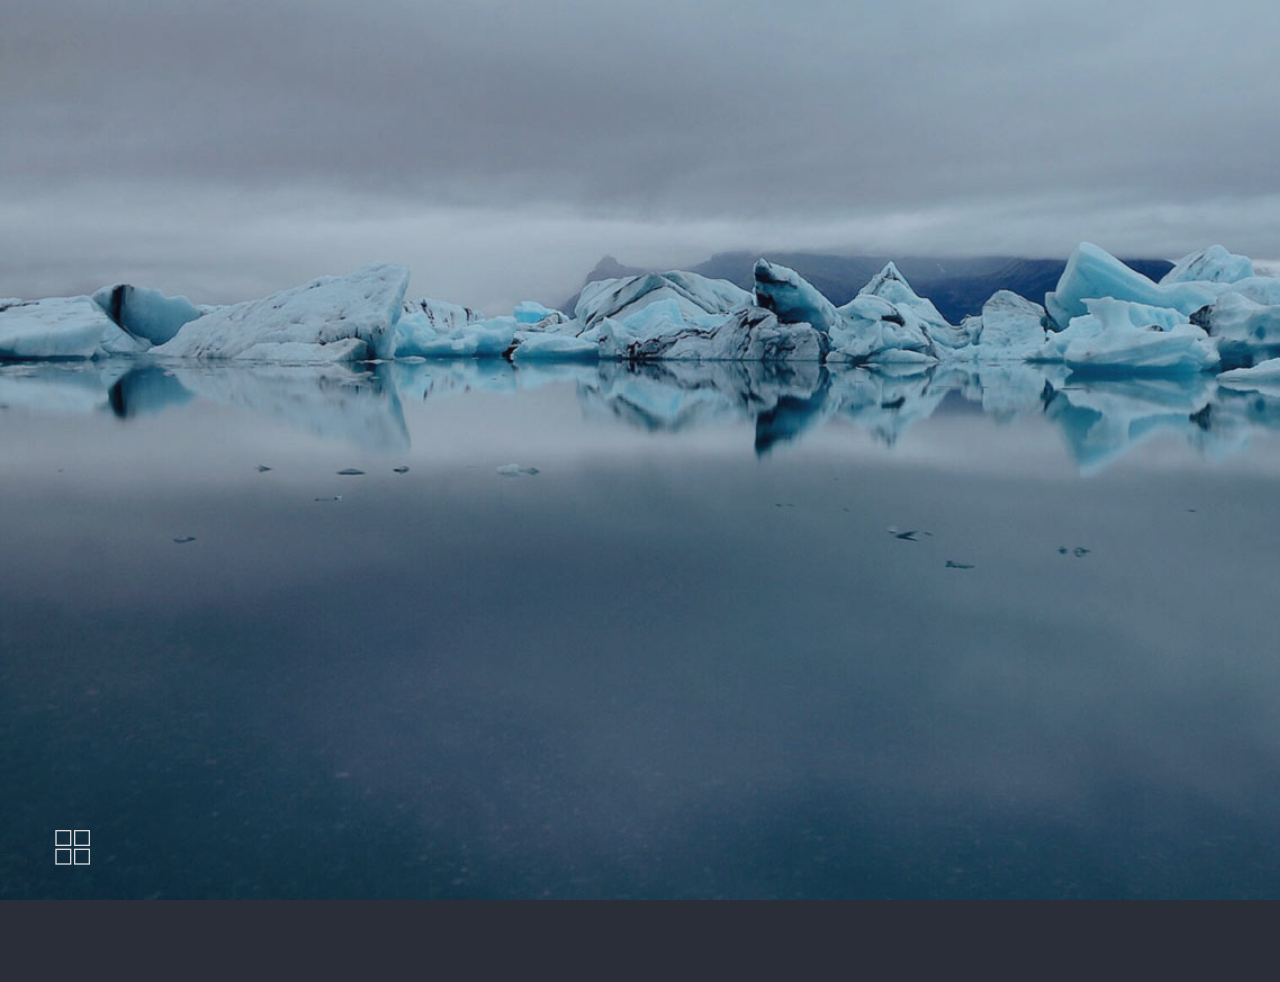
<file: minihistoria/index.html>
<!DOCTYPE html>
<html lang="en" class="no-js">
	<head>
		<meta charset="UTF-8" />
		<meta http-equiv="X-UA-Compatible" content="IE=edge">
		<meta name="viewport" content="width=device-width, initial-scale=1">
		<title>Sliding Header Grid Layout</title>
		<meta name="description" content="A simple grid layout with an initial fullscreen intro" />
		<meta name="keywords" content="fullscreen image, grid layout, flexbox grid, transition" />
		<meta name="author" content="Codrops" />
		<link rel="shortcut icon" href="../favicon.ico">
		<link rel="stylesheet" type="text/css" href="css/normalize.css" />
		<link rel="stylesheet" type="text/css" href="css/demo.css" />
		<link rel="stylesheet" type="text/css" href="css/layout-simple.css" />
		<!--[if IE]>
		<script src="http://html5shiv.googlecode.com/svn/trunk/html5.js"></script>
		<![endif]-->
	</head>
	<body>
		<div id="container" class="container">
			<header class="intro">
				<img class="intro__image" src="img/header03.jpg" alt="Iceland galcier"/>
				<div class="intro__content">
				<div class="intro__subtitle">							
						<button class="trigger">
							<svg width="100%" height="100%" viewBox="0 0 60 60" preserveAspectRatio="none">
								<g class="icon icon--grid">
									<rect x="32.5" y="5.5" width="22" height="22"/>
									<rect x="4.5" y="5.5" width="22" height="22"/>
									<rect x="32.5" y="33.5" width="22" height="22"/>
									<rect x="4.5" y="33.5" width="22" height="22"/>
								</g>
								<g class="icon icon--cross">
									<line x1="4.5" y1="55.5" x2="54.953" y2="5.046"/>
									<line x1="54.953" y1="55.5" x2="4.5" y2="5.047"/>
								</g>
							</svg>
							<span>View content</span>
						</button>
					</div>
				</div><!-- /intro__content -->
			</header><!-- /intro -->
			<section class="items-wrap">
				<div id="content">
					<h1>Este es el titulo</h1>
					<p style="1.2em">Lorem ipsum dolor sit amet, consetetur sadipscing elitr, sed diam nonumy eirmod tempor invidunt ut labore et dolore magna aliquyam erat, sed diam voluptua. At vero eos et accusam et justo duo dolores et ea rebum. Stet clita kasd gubergren, no seaest Lorem ipsum dolor sit amet.  </p>
				</div>
			</section>
			<section class="related">
				<p>If you enjoyed this demo you might also like:</p>
				<a href="http://tympanus.net/Development/DraggableDualViewSlideshow/">Draggable Dual-View Slideshow</a><br />
				<a href="http://tympanus.net/Tutorials/PagePreloadingEffect/">Page Preloading Effect</a>
			</section>
		</div><!-- /container -->
		<script src="js/classie.js"></script>
		<script>
			(function() {
				var container = document.getElementById( 'container' ),
					trigger = container.querySelector( 'button.trigger' );

				function toggleContent() {
					if( classie.has( container, 'container--open' ) ) {
						classie.remove( container, 'container--open' );
						classie.remove( trigger, 'trigger--active' );
						window.addEventListener( 'scroll', noscroll );
					}
					else {
						classie.add( container, 'container--open' );
						classie.add( trigger, 'trigger--active' );
						window.removeEventListener( 'scroll', noscroll );
					}
				}

				function noscroll() {
					window.scrollTo( 0, 0 );
				}

				// reset scrolling position
				document.body.scrollTop = document.documentElement.scrollTop = 0;

				// disable scrolling
				window.addEventListener( 'scroll', noscroll );

				trigger.addEventListener( 'click', toggleContent );

				// For Demo purposes only (prevent jump on click)
				[].slice.call( document.querySelectorAll('.items-wrap a') ).forEach( function(el) { el.onclick = function() { return false; } } );
			})();
		</script>
	</body>
</html>
</file>
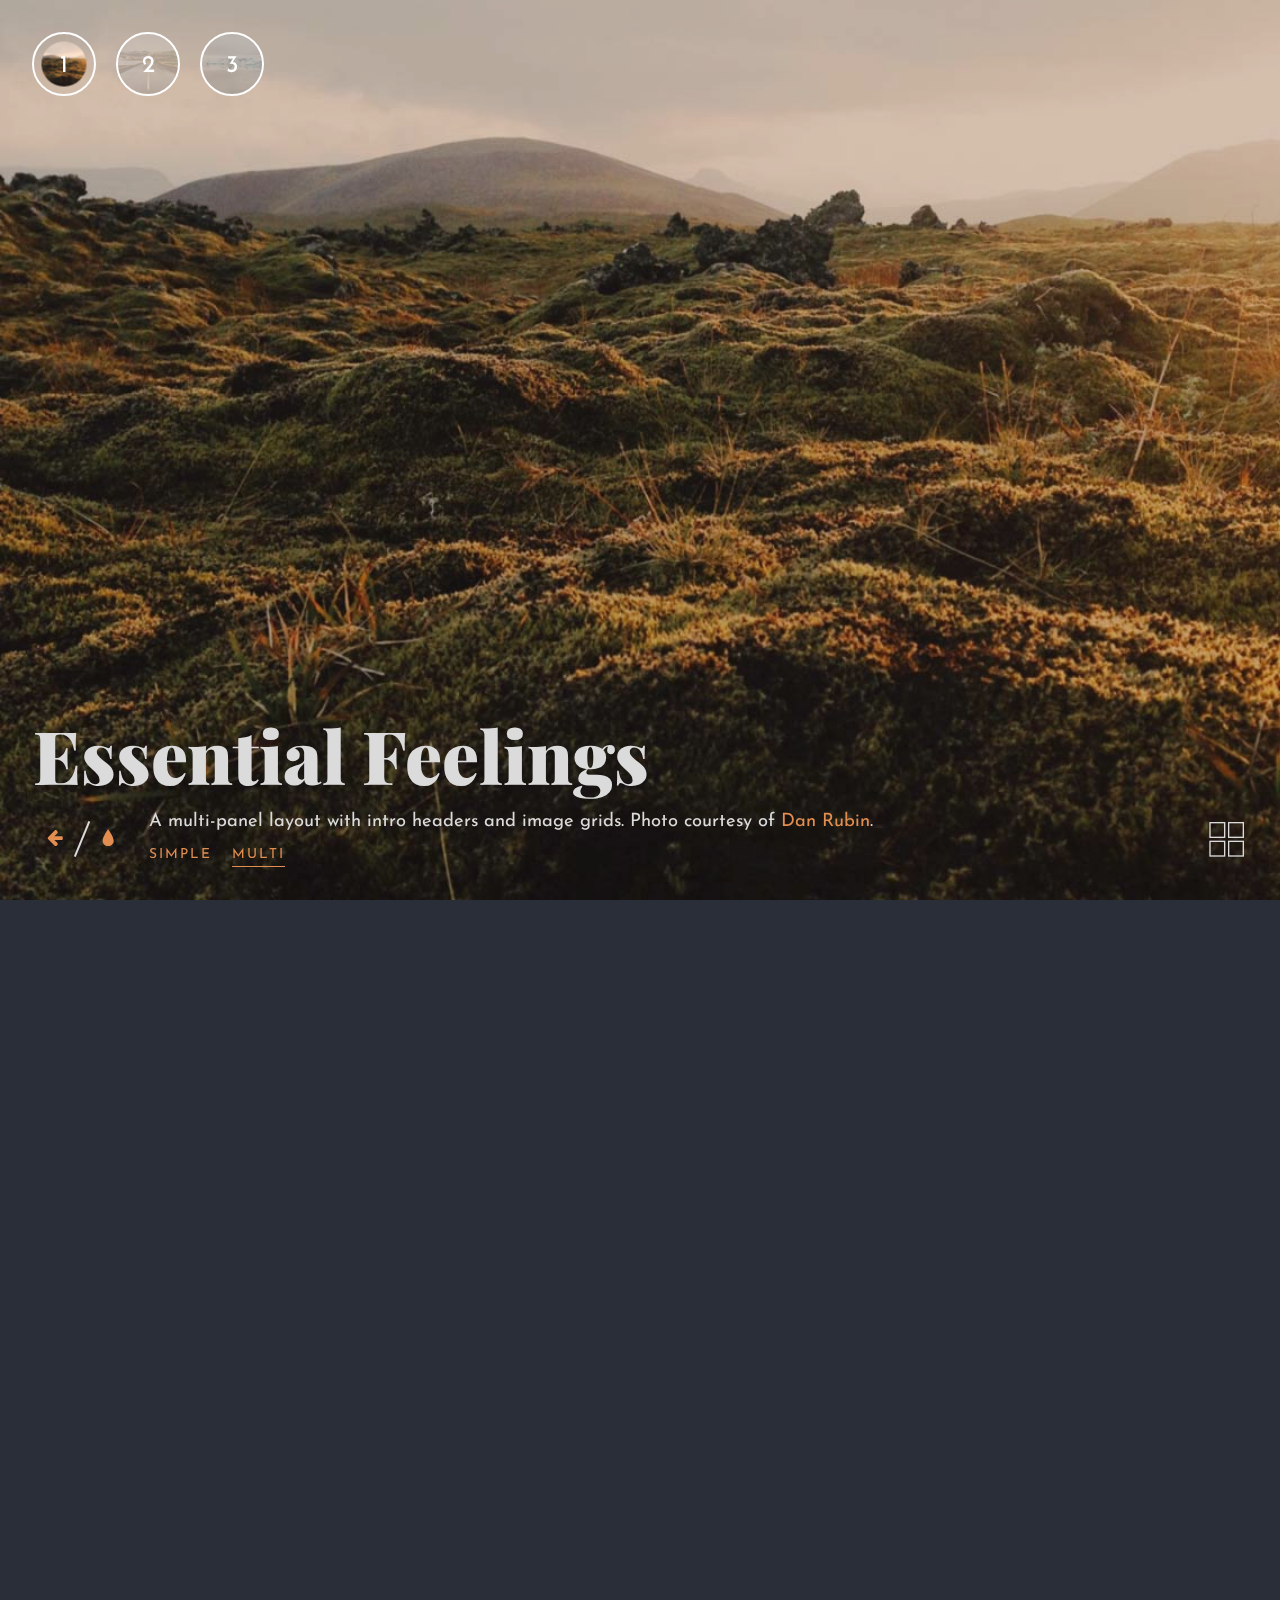
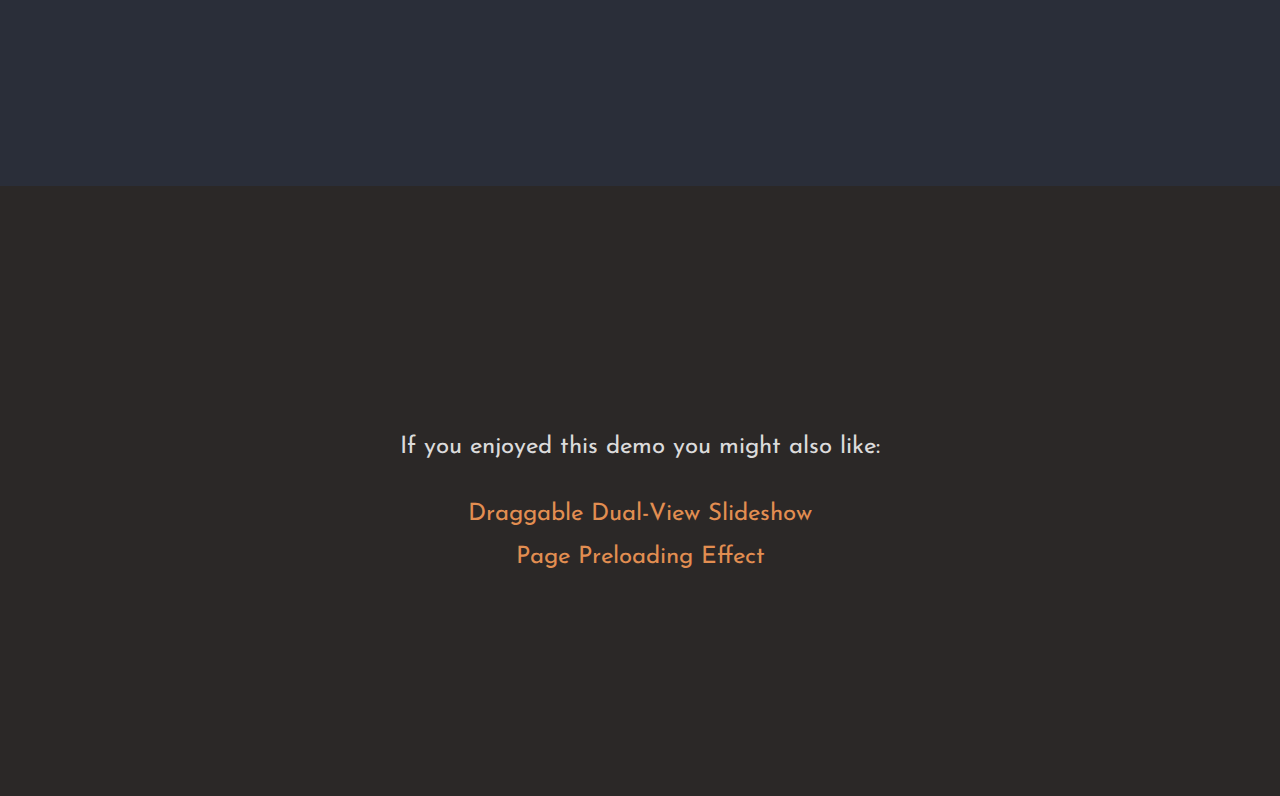
<file: minihistoria/layout-multi.html>
<!DOCTYPE html>
<html lang="en" class="no-js">
	<head>
		<meta charset="UTF-8" />
		<meta http-equiv="X-UA-Compatible" content="IE=edge">
		<meta name="viewport" content="width=device-width, initial-scale=1">
		<title>Sliding Header Grid Layout (Multi)</title>
		<meta name="description" content="A multi grid layout with an initial fullscreen intro" />
		<meta name="keywords" content="fullscreen image, grid layout, flexbox grid, transition" />
		<meta name="author" content="Codrops" />
		<link rel="shortcut icon" href="../favicon.ico">
		<link rel="stylesheet" type="text/css" href="css/normalize.css" />
		<link rel="stylesheet" type="text/css" href="css/demo.css" />
		<link rel="stylesheet" type="text/css" href="css/layout-multi.css" />
		<script src="js/modernizr.custom.js"></script>
	</head>
	<body>
		<svg class="hidden">
			<g id="icon-grid">
				<rect x="32.5" y="5.5" width="22" height="22"/>
				<rect x="4.5" y="5.5" width="22" height="22"/>
				<rect x="32.5" y="33.5" width="22" height="22"/>
				<rect x="4.5" y="33.5" width="22" height="22"/>
			</g>
			<g id="icon-cross">
				<line x1="4.5" y1="55.5" x2="54.953" y2="5.046"/>
				<line x1="54.953" y1="55.5" x2="4.5" y2="5.047"/>
			</g>
		</svg>
		<nav class="thumb-nav">
			<a data-container="container-1" class="thumb-nav__item" href="#"><img src="img/thumbs/thumb1.png" alt="thumb01" /><span>1</span></a>
			<a data-container="container-2" class="thumb-nav__item" href="#"><img src="img/thumbs/thumb2.png" alt="thumb02" /><span>2</span></a>
			<a data-container="container-3" class="thumb-nav__item" href="#"><img src="img/thumbs/thumb3.png" alt="thumb03" /><span>3</span></a>
		</nav>
		<div id="container-1" class="container theme-1">
			<header class="intro">
				<img class="intro__image" src="img/header01.jpg" alt="Lava"/>
				<div class="intro__content">
					<h1 class="intro__title">Essential Feelings</h1>
					<div class="intro__subtitle">
						<div class="codrops-links">
							<a class="codrops-icon codrops-icon--prev" href="http://tympanus.net/Development/ElasticSVGElements/" title="Previous Demo"><span>Previous Demo</span></a>
							<a class="codrops-icon codrops-icon--drop" href="http://tympanus.net/codrops/?p=21934" title="Back to the a"><span>Back to the Codrops a</span></a>
						</div>
						<div class="intro__description">
							A multi-panel layout with intro headers and image grids. Photo courtesy of <a href="http://instagram.com/danrubin/">Dan Rubin</a>.
							<div class="demos">
								<a class="demos__item" href="index.html">Simple</a>
								<a class="demos__item demos__item--current" href="layout-multi.html">Multi</a>
							</div>
						</div>
						<button class="trigger">
							<svg width="100%" height="100%" viewBox="0 0 60 60" preserveAspectRatio="none">
								<use class="icon icon--grid" xlink:href="#icon-grid" />
								<use class="icon icon--cross" xlink:href="#icon-cross" />
							</svg>
							<span>Toggle content</span>
						</button>
					</div>
				</div><!-- /intro__content -->
			</header><!-- /intro -->
			<section class="items-wrap">
				<a href="#" class="item">
					<img class="item__image" src="img/item01.jpg" alt="item01"/>
					<h2 class="item__title">Magnificence</h2>
				</a>
				<a href="#" class="item">
					<img class="item__image" src="img/item02.jpg" alt="item02"/>
					<h2 class="item__title">Electrifying</h2>
				</a>
				<a href="#" class="item">
					<img class="item__image" src="img/item03.jpg" alt="item03"/>
					<h2 class="item__title">Dynamic</h2>
				</a>
				<a href="#" class="item">
					<img class="item__image" src="img/item04.jpg" alt="item04"/>
					<h2 class="item__title">Crucial</h2>
				</a>
				<a href="#" class="item">
					<img class="item__image" src="img/item05.jpg" alt="item05"/>
					<h2 class="item__title">Awe-inspiring</h2>
				</a>
				<a href="#" class="item">
					<img class="item__image" src="img/item06.jpg" alt="item06"/>
					<h2 class="item__title">Serene</h2>
				</a>
				<a href="#" class="item">
					<img class="item__image" src="img/item07.jpg" alt="item07"/>
					<h2 class="item__title">Vulnerable</h2>
				</a>
				<a href="#" class="item">
					<img class="item__image" src="img/item08.jpg" alt="item08"/>
					<h2 class="item__title">Bountiful</h2>
				</a>
				<a href="#" class="item">
					<img class="item__image" src="img/item09.jpg" alt="item09"/>
					<h2 class="item__title">Endangered</h2>
				</a>
				<a href="#" class="item">
					<img class="item__image" src="img/item10.jpg" alt="item10"/>
					<h2 class="item__title">Beautiful</h2>
				</a>
				<a href="#" class="item">
					<img class="item__image" src="img/item11.jpg" alt="item11"/>
					<h2 class="item__title">Inspiring</h2>
				</a>
				<a href="#" class="item">
					<img class="item__image" src="img/item12.jpg" alt="item12"/>
					<h2 class="item__title">Refreshing</h2>
				</a>
			</section>
			<section class="related">
				<p>If you enjoyed this demo you might also like:</p>
				<a href="http://tympanus.net/Development/DraggableDualViewSlideshow/">Draggable Dual-View Slideshow</a><br />
				<a href="http://tympanus.net/Tutorials/PagePreloadingEffect/">Page Preloading Effect</a>
			</section>
		</div><!-- /container -->
		<div id="container-2" class="container theme-2">
			<header class="intro">
				<img class="intro__image" src="img/header02.jpg" alt="Road"/>
				<div class="intro__content">
					<h1 class="intro__title">Common Paths</h1>
					<div class="intro__subtitle">
						<div class="codrops-links">
							<a class="codrops-icon codrops-icon--prev" href="http://tympanus.net/Development/ElasticSVGElements/" title="Previous Demo"><span>Previous Demo</span></a>
							<a class="codrops-icon codrops-icon--drop" href="http://tympanus.net/codrops/?p=21934" title="Back to the a"><span>Back to the Codrops a</span></a>
						</div>
						<div class="intro__description">
							A multi-panel layout with intro headers and image grids. Photo courtesy of <a href="http://instagram.com/danrubin/">Dan Rubin</a>.
							<div class="demos">
								<span>More demos: </span>
								<a class="demos__item" href="index.html">Simple</a>
								<a class="demos__item demos__item--current" href="layout-multi.html">Multi</a>
							</div>
						</div>
						<button class="trigger">
							<svg width="100%" height="100%" viewBox="0 0 60 60" preserveAspectRatio="none">
								<use class="icon icon--grid" xlink:href="#icon-grid" />
								<use class="icon icon--cross" xlink:href="#icon-cross" />
							</svg>
							<span>Toggle content</span>
						</button>
					</div>
				</div><!-- /intro__content -->
			</header><!-- /intro -->
			<section class="items-wrap">
				<a href="#" class="item">
					<img class="item__image" src="img/item01.jpg" alt="item01"/>
					<h2 class="item__title">Magnificence</h2>
				</a>
				<a href="#" class="item">
					<img class="item__image" src="img/item02.jpg" alt="item02"/>
					<h2 class="item__title">Electrifying</h2>
				</a>
				<a href="#" class="item">
					<img class="item__image" src="img/item03.jpg" alt="item03"/>
					<h2 class="item__title">Dynamic</h2>
				</a>
				<a href="#" class="item">
					<img class="item__image" src="img/item04.jpg" alt="item04"/>
					<h2 class="item__title">Crucial</h2>
				</a>
				<a href="#" class="item">
					<img class="item__image" src="img/item05.jpg" alt="item05"/>
					<h2 class="item__title">Awe-inspiring</h2>
				</a>
				<a href="#" class="item">
					<img class="item__image" src="img/item06.jpg" alt="item06"/>
					<h2 class="item__title">Serene</h2>
				</a>
				<a href="#" class="item">
					<img class="item__image" src="img/item07.jpg" alt="item07"/>
					<h2 class="item__title">Vulnerable</h2>
				</a>
				<a href="#" class="item">
					<img class="item__image" src="img/item08.jpg" alt="item08"/>
					<h2 class="item__title">Bountiful</h2>
				</a>
				<a href="#" class="item">
					<img class="item__image" src="img/item09.jpg" alt="item09"/>
					<h2 class="item__title">Endangered</h2>
				</a>
				<a href="#" class="item">
					<img class="item__image" src="img/item10.jpg" alt="item10"/>
					<h2 class="item__title">Beautiful</h2>
				</a>
				<a href="#" class="item">
					<img class="item__image" src="img/item11.jpg" alt="item11"/>
					<h2 class="item__title">Inspiring</h2>
				</a>
				<a href="#" class="item">
					<img class="item__image" src="img/item12.jpg" alt="item12"/>
					<h2 class="item__title">Refreshing</h2>
				</a>
			</section>
			<section class="related">
				<p>If you enjoyed this demo you might also like:</p>
				<a href="http://tympanus.net/Development/ArticleIntroEffects/">Inspiration for Article Intro Effects</a><br />
				<a href="http://tympanus.net/Development/3DGridEffect/">3D Grid Effect</a>
			</section>
		</div><!-- /container -->
		<div id="container-3" class="container">
			<header class="intro">
				<img class="intro__image" src="img/header03.jpg" alt="Glacier"/>
				<div class="intro__content">
					<h1 class="intro__title">On Serenity</h1>
					<div class="intro__subtitle">
						<div class="codrops-links">
							<a class="codrops-icon codrops-icon--prev" href="http://tympanus.net/Development/ElasticSVGElements/" title="Previous Demo"><span>Previous Demo</span></a>
							<a class="codrops-icon codrops-icon--drop" href="http://tympanus.net/codrops/?p=21934" title="Back to the a"><span>Back to the Codrops a</span></a>
						</div>
						<div class="intro__description">
							A multi-panel layout with intro headers and image grids. Photo courtesy of <a href="http://instagram.com/danrubin/">Dan Rubin</a>.
							<div class="demos">
								<span>More demos: </span>
								<a class="demos__item" href="index.html">Simple</a>
								<a class="demos__item demos__item--current" href="layout-multi.html">Multi</a>
							</div>
						</div>
						<button class="trigger">
							<svg width="100%" height="100%" viewBox="0 0 60 60" preserveAspectRatio="none">
								<use class="icon icon--grid" xlink:href="#icon-grid" />
								<use class="icon icon--cross" xlink:href="#icon-cross" />
							</svg>
							<span>Toggle content</span>
						</button>
					</div>
				</div><!-- /intro__content -->
			</header><!-- /intro -->
			<section class="items-wrap">
				<a href="#" class="item">
					<img class="item__image" src="img/item01.jpg" alt="item01"/>
					<h2 class="item__title">Magnificence</h2>
				</a>
				<a href="#" class="item">
					<img class="item__image" src="img/item02.jpg" alt="item02"/>
					<h2 class="item__title">Electrifying</h2>
				</a>
				<a href="#" class="item">
					<img class="item__image" src="img/item03.jpg" alt="item03"/>
					<h2 class="item__title">Dynamic</h2>
				</a>
				<a href="#" class="item">
					<img class="item__image" src="img/item04.jpg" alt="item04"/>
					<h2 class="item__title">Crucial</h2>
				</a>
				<a href="#" class="item">
					<img class="item__image" src="img/item05.jpg" alt="item05"/>
					<h2 class="item__title">Awe-inspiring</h2>
				</a>
				<a href="#" class="item">
					<img class="item__image" src="img/item06.jpg" alt="item06"/>
					<h2 class="item__title">Serene</h2>
				</a>
				<a href="#" class="item">
					<img class="item__image" src="img/item07.jpg" alt="item07"/>
					<h2 class="item__title">Vulnerable</h2>
				</a>
				<a href="#" class="item">
					<img class="item__image" src="img/item08.jpg" alt="item08"/>
					<h2 class="item__title">Bountiful</h2>
				</a>
				<a href="#" class="item">
					<img class="item__image" src="img/item09.jpg" alt="item09"/>
					<h2 class="item__title">Endangered</h2>
				</a>
				<a href="#" class="item">
					<img class="item__image" src="img/item10.jpg" alt="item10"/>
					<h2 class="item__title">Beautiful</h2>
				</a>
				<a href="#" class="item">
					<img class="item__image" src="img/item11.jpg" alt="item11"/>
					<h2 class="item__title">Inspiring</h2>
				</a>
				<a href="#" class="item">
					<img class="item__image" src="img/item12.jpg" alt="item12"/>
					<h2 class="item__title">Refreshing</h2>
				</a>
			</section>
			<section class="related">
				<p>If you enjoyed this demo you might also like:</p>
				<a href="http://tympanus.net/Development/MorphingSearch/">Morphing Search</a><br />
				<a href="http://tympanus.net/Development/TripleViewLayout/">Sliding Triple View Layout</a>
			</section>
		</div><!-- /container -->
		<script src="js/classie.js"></script>
		<script>
			(function() {
				var support = { animations : Modernizr.cssanimations },
					animEndEventNames = { 'WebkitAnimation' : 'webkitAnimationEnd', 'OAnimation' : 'oAnimationEnd', 'msAnimation' : 'MSAnimationEnd', 'animation' : 'animationend' },
					animEndEventName = animEndEventNames[ Modernizr.prefixed( 'animation' ) ],
					onEndAnimation = function( el, callback ) {
						var onEndCallbackFn = function( ev ) {
							if( support.animations ) {
								if( ev.target != this ) return;
								this.removeEventListener( animEndEventName, onEndCallbackFn );
							}
							if( callback && typeof callback === 'function' ) { callback.call(); }
						};
						if( support.animations ) {
							el.addEventListener( animEndEventName, onEndCallbackFn );
						}
						else {
							onEndCallbackFn();
						}
					};

				var containers = [].slice.call( document.querySelectorAll( '.container' ) ),
					containersCount = containers.length,
					nav = document.querySelector( 'nav.thumb-nav' ),
					pageTriggers = [].slice.call( nav.children ),
					isAnimating = false, current = 0;

				function init() {
					resetScroll();
					// disable scrolling
					window.addEventListener( 'scroll', noscroll );
					// set current page trigger
					classie.add( pageTriggers[ current ], 'thumb-nav__item--current' );
					// set current container
					classie.add( containers[ current ], 'container--current' );
					// initialize events
					initEvents();
				}

				function initEvents() {
					// slideshow navigation
					pageTriggers.forEach( function( pageTrigger ) {
						pageTrigger.addEventListener( 'click', function( ev ) {
							ev.preventDefault();
							navigate( this );
						} );
					} );

					// open each container's content area when clicking on the respective trigger button
					containers.forEach( function( container ) {
						container.querySelector( 'button.trigger' ).addEventListener( 'click', function() {
							toggleContent( container, this );
						} );
					} );

					// keyboard navigation events
					document.addEventListener( 'keydown', function( ev ) {
						var keyCode = ev.keyCode || ev.which,
							isContainerOpen = containers[ current ].getAttribute( 'data-open' ) == 'open';

						switch (keyCode) {
							// left key
							case 37:
								if( current > 0 && !isContainerOpen ) {
									navigate( pageTriggers[ current - 1 ] );
								}
								break;
							// right key
							case 39:
								if( current < containersCount - 1 && !isContainerOpen ) {
									navigate( pageTriggers[ current + 1 ] );
								}
								break;
						}
					} );
				}

				function navigate( pageTrigger ) {
					var oldcurrent = current,
						newcurrent = pageTriggers.indexOf( pageTrigger );

					if( isAnimating || oldcurrent === newcurrent ) return;
					isAnimating = true;

					// reset scroll
					allowScroll();
					resetScroll();
					preventScroll();

					var currentPageTrigger = pageTriggers[ current ],
						nextContainer = document.getElementById( pageTrigger.getAttribute( 'data-container' ) ),
						currentContainer = containers[ current ],
						dir = newcurrent > oldcurrent ? 'left' : 'right';

					classie.remove( currentPageTrigger, 'thumb-nav__item--current' );
					classie.add( pageTrigger, 'thumb-nav__item--current' );

					// update current
					current = newcurrent;

					// add animation classes
					classie.add( nextContainer, dir === 'left' ? 'container--animInRight' : 'container--animInLeft' );
					classie.add( currentContainer, dir === 'left' ? 'container--animOutLeft' : 'container--animOutRight' );

					onEndAnimation( currentContainer, function() {
						// clear animation classes
						classie.remove( currentContainer, dir === 'left' ? 'container--animOutLeft' : 'container--animOutRight' );
						classie.remove( nextContainer, dir === 'left' ? 'container--animInRight' : 'container--animInLeft' );

						// clear current class / set current class
						classie.remove( currentContainer, 'container--current' );
						classie.add( nextContainer, 'container--current' );

						isAnimating = false;
					} );
				}

				// show content section
				function toggleContent( container, trigger ) {
					if( classie.has( container, 'container--open' ) ) {
						classie.remove( container, 'container--open' );
						classie.remove( trigger, 'trigger--active' );
						classie.remove( nav, 'thumb-nav--hide' );
						container.setAttribute( 'data-open', '' );
						preventScroll();
					}
					else {
						classie.add( container, 'container--open' );
						classie.add( trigger, 'trigger--active' );
						classie.add( nav, 'thumb-nav--hide' );
						container.setAttribute( 'data-open', 'open' );
						allowScroll();
					}
				}

				// scroll functions
				function resetScroll() { document.body.scrollTop = document.documentElement.scrollTop = 0; }
				function preventScroll() { window.addEventListener( 'scroll', noscroll ); }
				function allowScroll() { window.removeEventListener( 'scroll', noscroll ); }
				function noscroll() { 
					window.scrollTo( 0, 0 ); 
				}

				init();

				// For Demo purposes only (prevent jump on click)
				[].slice.call( document.querySelectorAll('.items-wrap a') ).forEach( function(el) { el.onclick = function() { return false; } } );
			})();
		</script>
	</body>
</html>
</file>
<file: minihistoria/css/demo.css>
@import url(http://fonts.googleapis.com/css?family=Playfair+Display:900|Josefin+Sans:400);
@font-face {
	font-weight: normal;
	font-style: normal;
	font-family: 'codropsicons';
	src:url('../fonts/codropsicons/codropsicons.eot');
	src:url('../fonts/codropsicons/codropsicons.eot?#iefix') format('embedded-opentype'),
		url('../fonts/codropsicons/codropsicons.woff') format('woff'),
		url('../fonts/codropsicons/codropsicons.ttf') format('truetype'),
		url('../fonts/codropsicons/codropsicons.svg#codropsicons') format('svg');
}

*, *:after, *:before { -webkit-box-sizing: border-box; box-sizing: border-box; }
.clearfix:before, .clearfix:after {display: table;  content: ''; }
.clearfix:after { clear: both; }

body {
	background: #2a2e39;
	color: #dbdbdb;
	font-weight: 400;
	font-size: 1em;
	font-family: "Josefin Sans", "Helvetica Neue", Helvetica, sans-serif;
}

a {
	color: #36b6dd;
	text-decoration: none;
}

a:hover,
a:focus {
	outline: none;
	color: #fff !important;
}

.codrops-links {
	position: relative;
	-webkit-flex: none;
	flex: none;
	white-space: nowrap;
}

.codrops-links::after {
	position: absolute;
	top: 0;
	left: 50%;
	margin-left: -1px;
	width: 2px;
	height: 100%;
	background: #dbdbdb;
	content: '';
	-webkit-transform: rotate3d(0,0,1,22.5deg);
	transform: rotate3d(0,0,1,22.5deg);
}

.codrops-icon {
	display: inline-block;
	margin: 0.5em;
	padding: 0em 0;
	width: 1.5em;
	text-decoration: none;
}

.codrops-icon span {
	display: none;
}

.codrops-icon:before {
	margin: 0 5px;
	text-transform: none;
	font-weight: normal;
	font-style: normal;
	font-variant: normal;
	font-family: 'codropsicons';
	line-height: 1;
	speak: none;
	-webkit-font-smoothing: antialiased;
}

.codrops-icon--drop:before {
	content: "\e001";
}

.codrops-icon--prev:before {
	content: "\e004";
}

.demos {
	margin-top: 0.5em;
}

.demos__item {
	display: inline-block;
	margin: 0 1em 0 0;
	padding: 0.2em 0;
	text-transform: uppercase;
	white-space: nowrap;
	letter-spacing: 2px;
	font-size: 0.75em;
}

.demos__item--current {
	border-bottom: 1px solid #000;
	border-color: initial;
}

.related {
	padding: 9em 1em;
	text-align: center;
	font-size: 1.5em;
	line-height: 1.8;
}

@media screen and (max-width: 590px) {
	.demos__item {
		margin-bottom: 1.5em;
	}
}
</file>
<file: minihistoria/css/layout-simple.css>
.intro {
	position: fixed;
	z-index: 10;
	overflow: hidden;
	width: 100%;
	height: 100%;
	background: #2a2e39;
	-webkit-transition: -webkit-transform 0.6s;
	transition: transform 0.6s;
	-webkit-transition-timing-function: cubic-bezier(0.7, 0, 0.3, 1);
	transition-timing-function: cubic-bezier(0.7, 0, 0.3, 1);
}

.container--open .intro {
	-webkit-transform: translate3d(0, -100%, 0) translate3d(0, 250px, 0);
	transform: translate3d(0, -100%, 0) translate3d(0, 250px, 0);
}

/* Fullscreen image */
.intro__image {
	position: absolute;
	bottom: 0;
	min-width: 100%;
	min-height: 120%;
	width: auto;
	height: auto;
	opacity: 0.8;
	-webkit-transform: translate3d(0, 0, 0);
	transform: translate3d(0, 0, 0);
	-webkit-transition: -webkit-transform 0.6s, opacity 0.6s;
	transition: transform 0.6s, opacity 0.6s;
	-webkit-transition-timing-function: cubic-bezier(0.7, 0, 0.3, 1);
	transition-timing-function: cubic-bezier(0.7, 0, 0.3, 1);
}

.container--open .intro__image {
	opacity: 0;
	-webkit-transform: translate3d(0, 20%, 0);
	transform: translate3d(0, 20%, 0);
}

/* Intro content */
.intro__content {
	position: absolute;
	bottom: 0;
	padding: 1.8em;
	width: 100%;
	font-size: 1.15em;
}

.intro__title {
	margin: 0 0 20px;
	font-weight: 900;
	font-size: 4em;
	font-family: "Playfair Display", Georgia, serif;
	line-height: 1;
}

.intro__subtitle {
	display: -webkit-flex;
	display: flex;
	-webkit-align-items: center;
	align-items: center;
}

.intro__description {
	margin: 0 auto 0 1em;
	line-height: 1.2;
}

/* Trigger button with SVG */
.trigger {
	position: relative;
	-webkit-flex: none;
	flex: none;
	overflow: hidden;
	margin: 0 0 0 20px;
	padding: 0;
	width: 40px;
	height: 40px;
	outline: none;
	border: none;
	background: none;
}

/* Hide the text */
.trigger span {
	position: absolute;
	top: 100%;
}

.icon rect,
.icon line {
	stroke: #dbdbdb;
	fill: none;
	stroke-width: 2px;
}

.icon {
	-webkit-transform-origin: 50% 50%;
	transform-origin: 50% 50%;
	-webkit-transition: opacity 0.3s, -webkit-transform 0.3s;
	transition: opacity 0.3s, transform 0.3s;
}

/* Hide grid and show cross when opening */
.icon--cross,
.trigger--active .icon--grid {
	opacity: 0;
	-webkit-transform: scale3d(0.5, 0.5, 1);
	transform: scale3d(0.5, 0.5, 1);
}

.trigger--active .icon--cross {
	opacity: 1;
	-webkit-transform: scale3d(1, 1, 1);
	transform: scale3d(1, 1, 1);
}

/* Main content */
.items-wrap {
	position: relative;
	display: -webkit-flex;
	display: flex;
	-webkit-flex-wrap: wrap;
	flex-wrap: wrap;
	padding: 250px 5px 0;
}

.items-wrap::after {
	position: absolute;
	top: 0;
	left: 0;
	width: 100%;
	height: 100%;
	background: #2a2e39;
	content: '';
	opacity: 1;
	-webkit-transition: opacity 0.6s;
	transition: opacity 0.6s;
	-webkit-transition-timing-function: cubic-bezier(0.7, 0, 0.3, 1);
	transition-timing-function: cubic-bezier(0.7, 0, 0.3, 1);
	pointer-events: none;
}

.container--open .items-wrap::after {
	opacity: 0;
}

.item {
	position: relative;
	-webkit-flex: 1 0 25%;
	flex: 1 0 25%;
	overflow: hidden;
	height: 22vw;
	outline: none;
	border: 5px solid #2a2e39;
	border-width: 0 5px 10px;
	background: #2a2e39;
}

.item__image {
	position: absolute;
	top: 50%;
	min-height: 100%;
	width: 100%;
	opacity: 0.7;
	-webkit-transform: translate3d(0, -50%, 0) scale3d(1.2, 1.2, 1);
	transform: translate3d(0, -50%, 0) scale3d(1.2, 1.2, 1);
	-webkit-transition: -webkit-transform 0.5s, opacity 0.5s;
	transition: transform 0.5s, opacity 0.5s;
}

.item:hover .item__image {
	opacity: 1;
	-webkit-transform: translate3d(0, -50%, 0);
	transform: translate3d(0, -50%, 0);
}

.item__title {
	position: absolute;
	bottom: 0;
	margin: 0;
	padding: 1em;
	color: #dbdbdb;
	font-size: 1.85em;
	font-family: "Playfair Display", Georgia, serif;
	line-height: 1;
	-webkit-transition: -webkit-transform 0.3s, opacity 0.3s;
	transition: transform 0.3s, opacity 0.3s;
}

.item:hover .item__title {
	opacity: 0;
	-webkit-transform: translate3d(0, 20px, 0);
	transform: translate3d(0, 20px, 0);
}


/* Media Queries */

@media screen and (max-width: 1440px) {
	.item {
		-webkit-flex: 1 0 33.333%;
		flex: 1 0 33.333%;
		height: 30vw;
	}
}

@media screen and (max-width: 1000px) {
	.item {
		-webkit-flex: 1 0 50%;
		flex: 1 0 50%;
		height: 45vw;
	}
	.item,
	.intro__content {
		font-size: 0.85em;
	}
}

@media screen and (max-width: 590px) {
	.item {
		-webkit-flex: 1 0 100%;
		flex: 1 0 100%;
		height: 90vw;
	}

	.intro__title {
		font-size: 2em;
	}
}
</file>
<file: minihistoria/css/layout-multi.css>
body {
	overflow-y: scroll; /* prevent jump */
	overflow-x: hidden;
}

/* hidden class for the SVG */
.hidden {
	position: absolute;
	overflow: hidden;
	width: 0;
	height: 0;
}

/* Global thumbnail navigation */
.thumb-nav {
	position: fixed;
	top: 0;
	left: 0;
	z-index: 1000;
	display: -webkit-flex;
	display: flex;
	-webkit-align-items: center;
	align-items: center;
	padding: 2em;
	-webkit-transition: -webkit-transform 0.6s, opacity 0.6s;
	transition: transform 0.6s, opacity 0.6s;
	-webkit-transition-timing-function: cubic-bezier(0.7, 0, 0.3, 1);
	transition-timing-function: cubic-bezier(0.7, 0, 0.3, 1);
}

.thumb-nav--hide {
	opacity: 0;
	-webkit-transform: translate3d(0, -200px, 0);
	transform: translate3d(0, -200px, 0);
}

.thumb-nav__item {
	position: relative;
	display: block;
	margin-right: 20px;
	border: 2px solid #fff;
	border-radius: 50%;
	color: #fff;
}

.thumb-nav__item img {
	display: block;
	border-radius: 50%;
	opacity: 0.2;
	-webkit-transition: opacity 0.3s, -webkit-transform 0.3s;
	transition: opacity 0.3s, transform 0.3s;
}

.thumb-nav__item--current img,
.thumb-nav__item:hover img {
	opacity: 0.95;
	-webkit-transform: scale3d(0.75, 0.75, 1);
	transform: scale3d(0.75, 0.75, 1);
}

.thumb-nav__item span {
	position: absolute;
	top: 0;
	left: 0;
	width: 100%;
	text-align: center;
	font-size: 1.5em;
	line-height: 65px;
}

/* Container styles */
.container,
.container::after {
	position: absolute; 
	top: 0;
	left: 0;
	width: 100%;
	height: 100vh;
	opacity: 0;
	pointer-events: none;
}

.container {
	z-index: 1;
	overflow: hidden;
	background: #2a2e39;
	-webkit-transform-origin: 50% 120%;
	transform-origin: 50% 120%;
}

.container::after {
	z-index: 1000;
	background: #000;
	content: '';
	-webkit-transition: opacity 0.9s;
	transition: opacity 0.9s;
	-webkit-transition-timing-function: cubic-bezier(0.7, 0, 0.3, 1);
	transition-timing-function: cubic-bezier(0.7, 0, 0.3, 1);
}

.container--animOutRight::after,
.container--animOutLeft::after {
	opacity: 1;
}

.container--current {
	position: absolute;
	z-index: 100;
	height: auto;
	opacity: 1;
	pointer-events: auto;
}

.container--animInRight,
.container--animInLeft {
	z-index: 101;
	opacity: 1;
}

.container--animInRight,
.container--animInLeft,
.container--animOutRight,
.container--animOutLeft {
	-webkit-animation-timing-function: cubic-bezier(0.7,0,0.3,1);
	animation-timing-function: cubic-bezier(0.7,0,0.3,1);
	-webkit-animation-duration: 0.9s;
	animation-duration: 0.9s;
	-webkit-animation-fill-mode: forwards;
	animation-fill-mode: forwards;
}

.container--animInRight {
	-webkit-animation-name: animInRight;
	animation-name: animInRight;
}

.container--animInLeft {
	-webkit-animation-name: animInLeft;
	animation-name: animInLeft;
}

.container--animOutRight {
	-webkit-animation-name: animOutRight;
	animation-name: animOutRight;
}

.container--animOutLeft {
	-webkit-animation-name: animOutLeft;
	animation-name: animOutLeft;
}

@-webkit-keyframes animOutLeft {
	from {} /* Fixes Chrome issue 35.0.1916.114 (easing breaks) */
	to {
		-webkit-transform: rotate3d(0,0,1,-20deg) translate3d(-100%,0,0);
		opacity: 0;
	}
}

@keyframes animOutLeft {
	from {} /* Fixes Chrome issue 35.0.1916.114 (easing breaks) */
	to {
		-webkit-transform: rotate3d(0,0,1,-20deg) translate3d(-100%,0,0);
		transform: rotate3d(0,0,1,-20deg) translate3d(-100%,0,0);
		opacity: 0;
	}
}

@-webkit-keyframes animInRight {
	from {
		-webkit-transform: rotate3d(0,0,1,20deg) translate3d(100%,0,0);
		opacity: 0;
	}
	to {
		-webkit-transform: rotate3d(0,0,1,0deg) translate3d(0,0,0);
	}
}

@keyframes animInRight {
	from {
		-webkit-transform: rotate3d(0,0,1,20deg) translate3d(100%,0,0);
		transform: rotate3d(0,0,1,20deg) translate3d(100%,0,0);
		opacity: 0;
	}
	to {
		-webkit-transform: rotate3d(0,0,1,0deg) translate3d(0,0,0);
		transform: rotate3d(0,0,1,0deg) translate3d(0,0,0);
	}
}

@-webkit-keyframes animOutRight {
	from {} /* Fixes Chrome issue 35.0.1916.114 (easing breaks) */
	to {
		-webkit-transform: rotate3d(0,0,1,20deg) translate3d(100%,0,0);
		opacity: 0;
	}
}

@keyframes animOutRight {
	from {} /* Fixes Chrome issue 35.0.1916.114 (easing breaks) */
	to {
		-webkit-transform: rotate3d(0,0,1,20deg) translate3d(100%,0,0);
		transform: rotate3d(0,0,1,20deg) translate3d(100%,0,0);
		opacity: 0;
	}
}

@-webkit-keyframes animInLeft {
	from {
		-webkit-transform: rotate3d(0,0,1,-20deg) translate3d(-100%,0,0);
		opacity: 0;
	}
	to {
		-webkit-transform: rotate3d(0,0,1,0deg) translate3d(0,0,0);
	}
}

@keyframes animInLeft {
	from {
		-webkit-transform: rotate3d(0,0,1,-20deg) translate3d(-100%,0,0);
		transform: rotate3d(0,0,1,-20deg) translate3d(-100%,0,0);
		opacity: 0;
	}
	to {
		-webkit-transform: rotate3d(0,0,1,0deg) translate3d(0,0,0);
		transform: rotate3d(0,0,1,0deg) translate3d(0,0,0);
	}
}

.intro {
	position: fixed;
	z-index: 10;
	overflow: hidden;
	width: 100%;
	height: 100vh;
	background: #2a2e39;
	-webkit-transition: -webkit-transform 0.6s;
	transition: transform 0.6s;
	-webkit-transition-timing-function: cubic-bezier(0.7, 0, 0.3, 1);
	transition-timing-function: cubic-bezier(0.7, 0, 0.3, 1);
}

.container--animInRight .intro,
.container--animInLeft .intro,
.container--animOutRight .intro,
.container--animOutLeft .intro {
	position: absolute;
}

.container--open .intro {
	-webkit-transform: translate3d(0, -100%, 0) translate3d(0, 250px, 0);
	transform: translate3d(0, -100%, 0) translate3d(0, 250px, 0);
}

/* Fullscreen image */
.intro__image {
	position: absolute;
	bottom: 0;
	min-width: 100%;
	min-height: 120%;
	width: auto;
	height: auto;
	opacity: 0.8;
	-webkit-transform: translate3d(0, 0, 0);
	transform: translate3d(0, 0, 0);
	-webkit-transition: -webkit-transform 0.6s, opacity 0.6s;
	transition: transform 0.6s, opacity 0.6s;
	-webkit-transition-timing-function: cubic-bezier(0.7, 0, 0.3, 1);
	transition-timing-function: cubic-bezier(0.7, 0, 0.3, 1);
}

.container--open .intro__image {
	opacity: 0;
	-webkit-transform: translate3d(0, 20%, 0);
	transform: translate3d(0, 20%, 0);
}

/* Intro content */
.intro__content {
	position: absolute;
	bottom: 0;
	padding: 1.8em;
	width: 100%;
	font-size: 1.15em;
}

.intro__title {
	margin: 0 0 20px;
	font-weight: 900;
	font-size: 4em;
	font-family: "Playfair Display", Georgia, serif;
	line-height: 1;
}

.intro__subtitle {
	display: -webkit-flex;
	display: flex;
	-webkit-align-items: center;
	align-items: center;
}

.intro__description {
	margin: 0 auto 0 1em;
	line-height: 1.2;
}

/* Trigger button with SVG */
.trigger {
	position: relative;
	-webkit-flex: none;
	flex: none;
	overflow: hidden;
	margin: 0 0 0 20px;
	padding: 0;
	width: 40px;
	height: 40px;
	outline: none;
	border: none;
	background: none;
}

/* Hide the text */
.trigger span {
	position: absolute;
	top: 100%;
}

.icon {
	-webkit-transform-origin: 50% 50%;
	transform-origin: 50% 50%;
	-webkit-transition: opacity 0.3s, -webkit-transform 0.3s;
	transition: opacity 0.3s, transform 0.3s;

	stroke: #dbdbdb;
	fill: none;
	stroke-width: 2px;
}

/* Hide grid and show cross when opening */
.icon--cross,
.trigger--active .icon--grid {
	opacity: 0;
	-webkit-transform: scale3d(0.5, 0.5, 1);
	transform: scale3d(0.5, 0.5, 1);
}

.trigger--active .icon--cross {
	opacity: 1;
	-webkit-transform: scale3d(1, 1, 1);
	transform: scale3d(1, 1, 1);
}

/* Main content */
.items-wrap {
	position: relative;
	display: -webkit-flex;
	display: flex;
	-webkit-flex-wrap: wrap;
	flex-wrap: wrap;
	padding: 250px 5px 0;
}

.items-wrap::after {
	position: absolute;
	top: 0;
	left: 0;
	width: 100%;
	height: 100%;
	background: #2a2e39;
	content: '';
	opacity: 1;
	-webkit-transition: opacity 0.6s;
	transition: opacity 0.6s;
	-webkit-transition-timing-function: cubic-bezier(0.7, 0, 0.3, 1);
	transition-timing-function: cubic-bezier(0.7, 0, 0.3, 1);
	pointer-events: none;
}

.container--open .items-wrap::after {
	opacity: 0;
}

.item {
	position: relative;
	-webkit-flex: 1 0 25%;
	flex: 1 0 25%;
	overflow: hidden;
	height: 22vw;
	outline: none;
	border: 5px solid #2a2e39;
	border-width: 0 5px 10px;
	background: #2a2e39;
}

.item__image {
	position: absolute;
	top: 50%;
	min-height: 100%;
	width: 100%;
	opacity: 0.7;
	-webkit-transform: translate3d(0, -50%, 0) scale3d(1.2, 1.2, 1);
	transform: translate3d(0, -50%, 0) scale3d(1.2, 1.2, 1);
	-webkit-transition: -webkit-transform 0.5s, opacity 0.5s;
	transition: transform 0.5s, opacity 0.5s;
}

.item:hover .item__image {
	opacity: 1;
	-webkit-transform: translate3d(0, -50%, 0);
	transform: translate3d(0, -50%, 0);
}

.item__title {
	position: absolute;
	bottom: 0;
	margin: 0;
	padding: 1em;
	color: #dbdbdb;
	font-size: 1.85em;
	font-family: "Playfair Display", Georgia, serif;
	line-height: 1;
	-webkit-transition: -webkit-transform 0.3s, opacity 0.3s;
	transition: transform 0.3s, opacity 0.3s;
}

.item:hover .item__title {
	opacity: 0;
	-webkit-transform: translate3d(0, 20px, 0);
	transform: translate3d(0, 20px, 0);
}

/* Color schemes */
.theme-1 a {
	color: #e28e51;
}

.theme-1,
.theme-1 .intro {
	background: #2b2827;
}

.theme-1 .item {
	border-color: #2b2827;
	background: #765136;
}

.theme-2 a {
	color: #90be23;
}

.theme-2,
.theme-2 .intro {
	background: #21241f;
}

.theme-2 .item {
	border-color: #21241f;
	background: #74834f;
}

/* Media Queries */

@media screen and (max-width: 1440px) {
	.item {
		-webkit-flex: 1 0 33.333%;
		flex: 1 0 33.333%;
		height: 30vw;
	}
}

@media screen and (max-width: 1000px) {
	.item {
		-webkit-flex: 1 0 50%;
		flex: 1 0 50%;
		height: 45vw;
	}
	.item,
	.intro__content {
		font-size: 0.85em;
	}
}

@media screen and (max-width: 590px) {
	.item {
		-webkit-flex: 1 0 100%;
		flex: 1 0 100%;
		height: 90vw;
	}

	.intro__title {
		font-size: 2em;
	}
}
</file>
